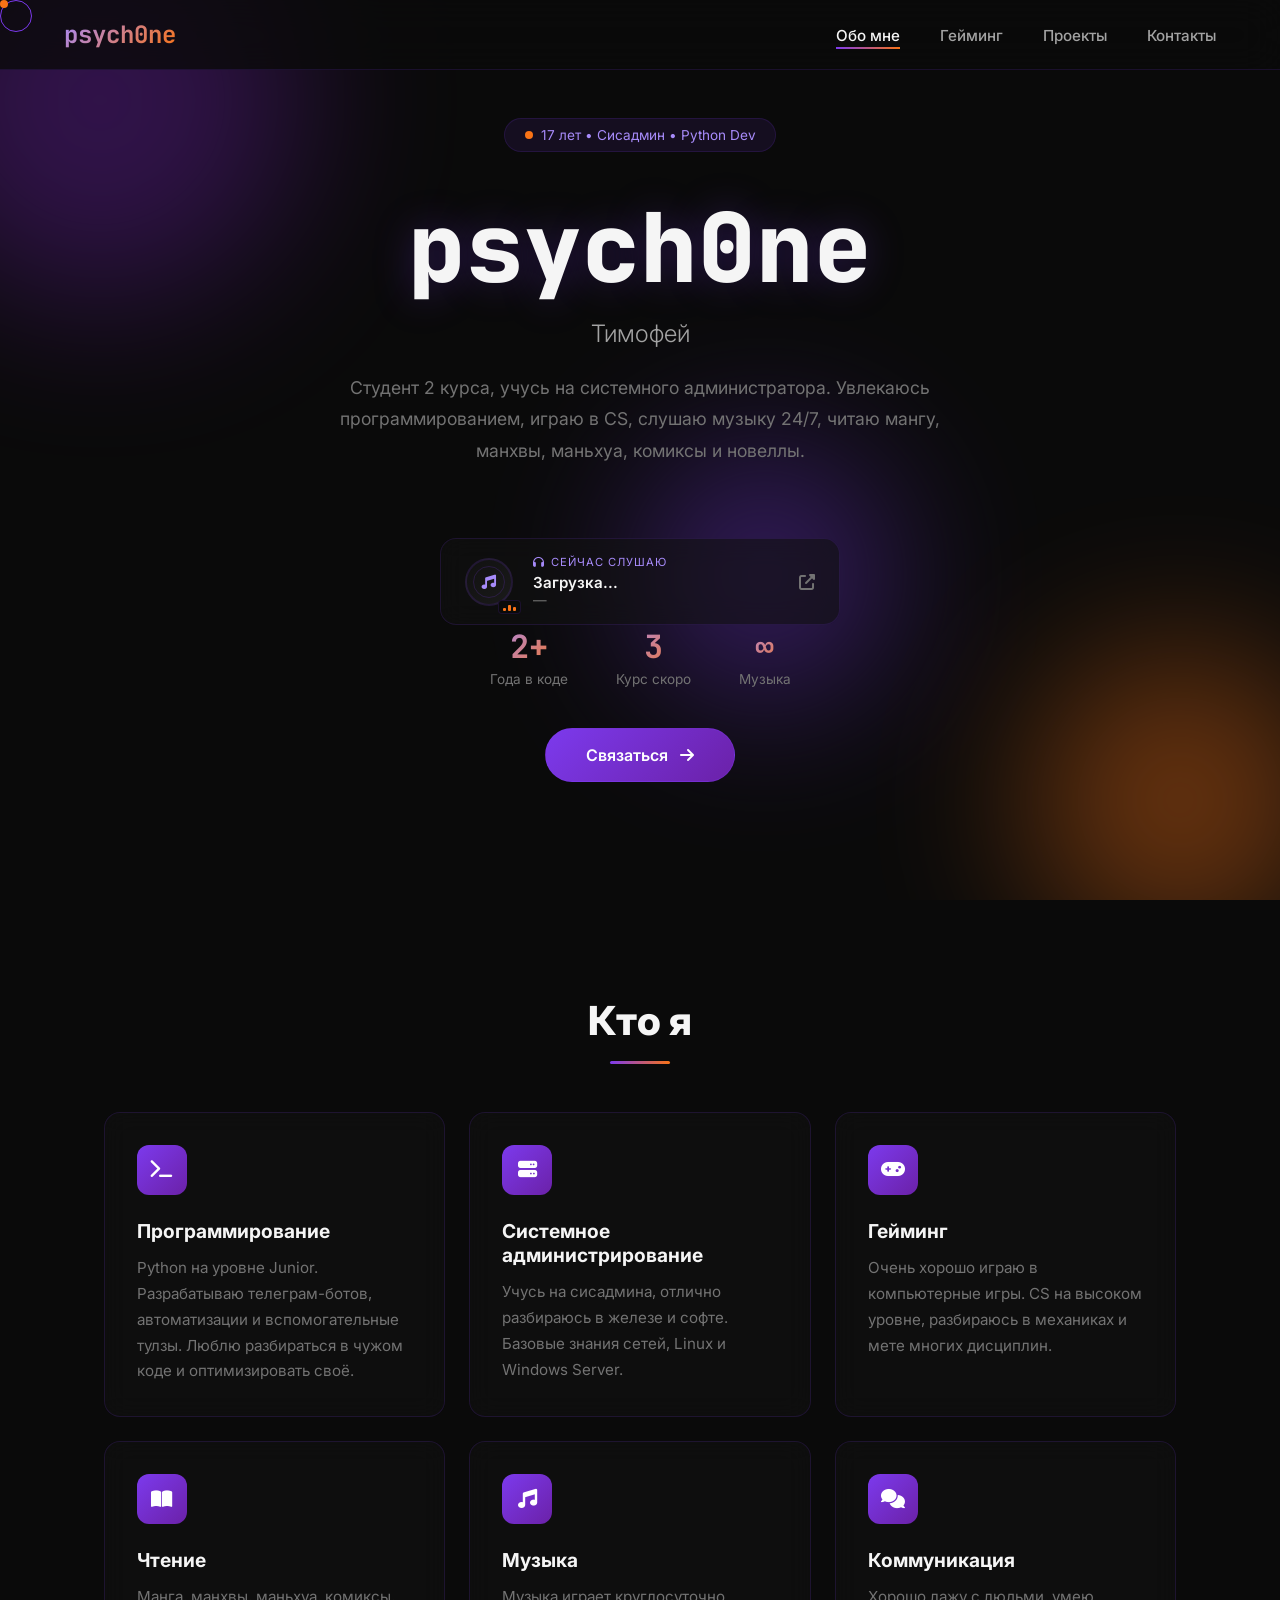
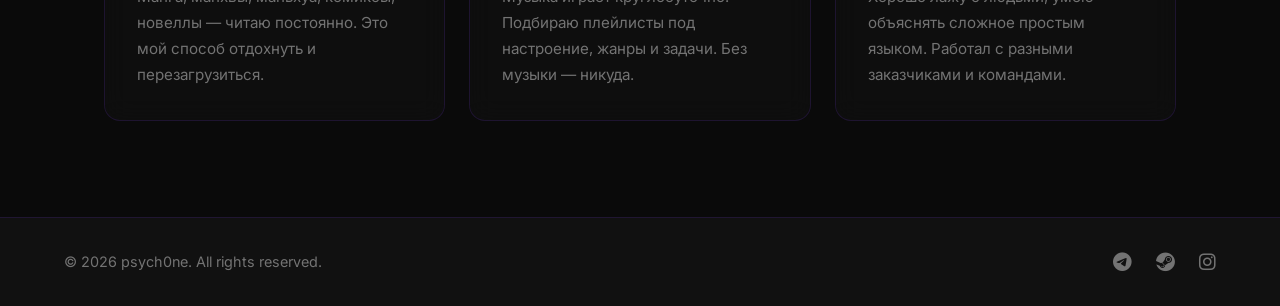
<file: index.html>
<!DOCTYPE html>
<html lang="ru">
<head>
    <meta charset="UTF-8">
    <meta name="viewport" content="width=device-width, initial-scale=1.0">
    <title>psych0ne — Обо мне</title>
    <link rel="stylesheet" href="css/style.css">
    <link rel="stylesheet" href="https://cdnjs.cloudflare.com/ajax/libs/font-awesome/6.5.1/css/all.min.css">
</head>
<body>
    <div class="cursor"></div>
    <div class="cursor-follower"></div>
    
    <nav class="navbar">
        <div class="nav-logo">psych0ne</div>
        <ul class="nav-links">
            <li><a href="index.html" class="active">Обо мне</a></li>
            <li><a href="gaming.html">Гейминг</a></li>
            <li><a href="projects.html">Проекты</a></li>
            <li><a href="contacts.html">Контакты</a></li>
        </ul>
        <div class="hamburger">
            <span></span><span></span><span></span>
        </div>
    </nav>

    <main>
        <section class="hero">
            <div class="hero-bg">
                <div class="orb orb-1"></div>
                <div class="orb orb-2"></div>
                <div class="orb orb-3"></div>
            </div>
            <div class="hero-content">
                <div class="hero-badge">
                    <span class="pulse"></span>
                    <span>17 лет • Сисадмин • Python Dev</span>
                </div>
                <h1 class="glitch" data-text="psych0ne">psych0ne</h1>
                <p class="hero-subtitle">Тимофей</p>
                <p class="hero-desc">
                    Студент 2 курса, учусь на системного администратора. 
                    Увлекаюсь программированием, играю в CS, слушаю музыку 24/7, 
                    читаю мангу, манхвы, маньхуа, комиксы и новеллы.
                </p>

                <!-- Мини-плеер Last.fm -->
                <div class="mini-player glass" id="mini-player">
                    <div class="player-visual">
                        <div class="vinyl-spin">
                            <div class="vinyl-grooves"></div>
                            <i class="fas fa-music"></i>
                        </div>
                        <div class="playing-indicator">
                            <span></span><span></span><span></span>
                        </div>
                    </div>
                    <div class="player-info">
                        <div class="player-label"><i class="fas fa-headphones"></i> Сейчас слушаю</div>
                        <div class="player-track" id="track-name">Загрузка...</div>
                        <div class="player-artist" id="track-artist">—</div>
                    </div>
                    <a href="#" class="player-link" id="track-link" target="_blank"><i class="fas fa-external-link-alt"></i></a>
                </div>

                <div class="hero-stats">
                    <div class="stat">
                        <span class="stat-num">2+</span>
                        <span class="stat-label">Года в коде</span>
                    </div>
                    <div class="stat">
                        <span class="stat-num">3</span>
                        <span class="stat-label">Курс скоро</span>
                    </div>
                    <div class="stat">
                        <span class="stat-num">∞</span>
                        <span class="stat-label">Музыка</span>
                    </div>
                </div>
                <a href="contacts.html" class="btn-primary">
                    <span>Связаться</span>
                    <i class="fas fa-arrow-right"></i>
                </a>
            </div>
        </section>

        <section class="about-section">
            <div class="container">
                <h2 class="section-title">Кто я</h2>
                <div class="about-grid">
                    <div class="about-card glass">
                        <div class="card-icon"><i class="fas fa-terminal"></i></div>
                        <h3>Программирование</h3>
                        <p>Python на уровне Junior. Разрабатываю телеграм-ботов, автоматизации и вспомогательные тулзы. Люблю разбираться в чужом коде и оптимизировать своё.</p>
                    </div>
                    <div class="about-card glass">
                        <div class="card-icon"><i class="fas fa-server"></i></div>
                        <h3>Системное администрирование</h3>
                        <p>Учусь на сисадмина, отлично разбираюсь в железе и софте. Базовые знания сетей, Linux и Windows Server.</p>
                    </div>
                    <div class="about-card glass">
                        <div class="card-icon"><i class="fas fa-gamepad"></i></div>
                        <h3>Гейминг</h3>
                        <p>Очень хорошо играю в компьютерные игры. CS на высоком уровне, разбираюсь в механиках и мете многих дисциплин.</p>
                    </div>
                    <div class="about-card glass">
                        <div class="card-icon"><i class="fas fa-book-open"></i></div>
                        <h3>Чтение</h3>
                        <p>Манга, манхвы, маньхуа, комиксы, новеллы — читаю постоянно. Это мой способ отдохнуть и перезагрузиться.</p>
                    </div>
                    <div class="about-card glass">
                        <div class="card-icon"><i class="fas fa-music"></i></div>
                        <h3>Музыка</h3>
                        <p>Музыка играет круглосуточно. Подбираю плейлисты под настроение, жанры и задачи. Без музыки — никуда.</p>
                    </div>
                    <div class="about-card glass">
                        <div class="card-icon"><i class="fas fa-comments"></i></div>
                        <h3>Коммуникация</h3>
                        <p>Хорошо лажу с людьми, умею объяснять сложное простым языком. Работал с разными заказчиками и командами.</p>
                    </div>
                </div>
            </div>
        </section>
    </main>

    <footer>
        <div class="footer-content">
            <p>© 2026 psych0ne. All rights reserved.</p>
            <div class="footer-links">
                <a href="https://t.me/Dadruuuz" target="_blank"><i class="fab fa-telegram"></i></a>
                <a href="https://steamcommunity.com/id/psych0ne/" target="_blank"><i class="fab fa-steam"></i></a>
                <a href="https://www.instagram.com/psych0ne_" target="_blank"><i class="fab fa-instagram"></i></a>
            </div>
        </div>
    </footer>

    <script src="js/main.js"></script>
</body>
</html>
</file>
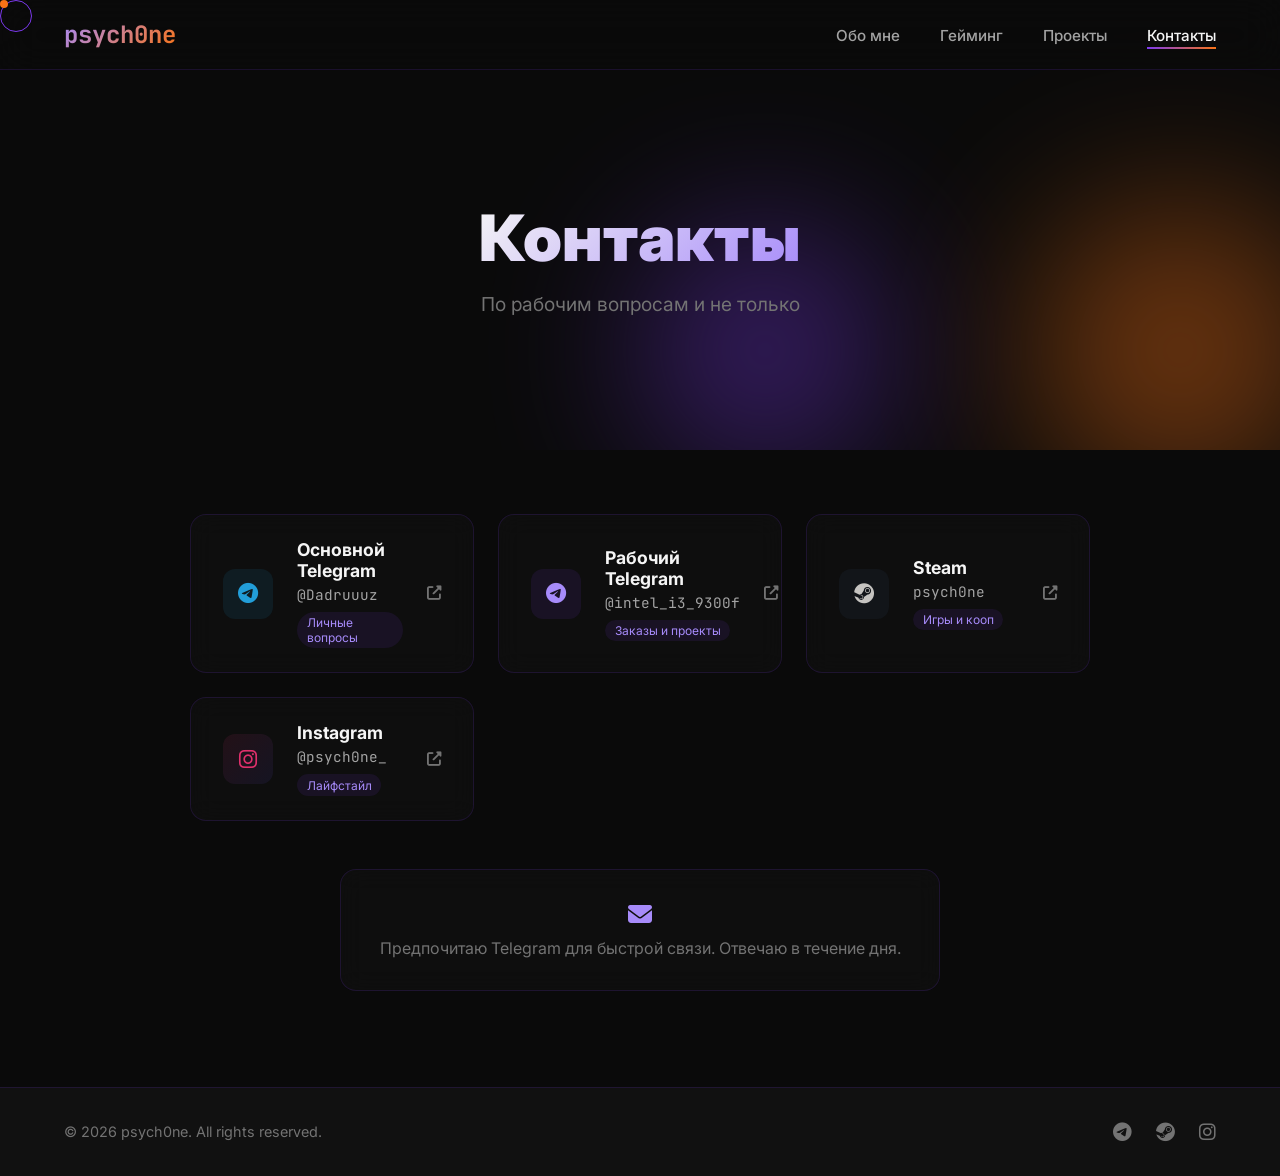
<file: contacts.html>
<!DOCTYPE html>
<html lang="ru">
<head>
    <meta charset="UTF-8">
    <meta name="viewport" content="width=device-width, initial-scale=1.0">
    <title>psych0ne — Контакты</title>
    <link rel="stylesheet" href="css/style.css">
    <link rel="stylesheet" href="https://cdnjs.cloudflare.com/ajax/libs/font-awesome/6.5.1/css/all.min.css">
</head>
<body>
    <div class="cursor"></div>
    <div class="cursor-follower"></div>

    <nav class="navbar">
        <div class="nav-logo">psych0ne</div>
        <ul class="nav-links">
            <li><a href="index.html">Обо мне</a></li>
            <li><a href="gaming.html">Гейминг</a></li>
            <li><a href="projects.html">Проекты</a></li>
            <li><a href="contacts.html" class="active">Контакты</a></li>
        </ul>
        <div class="hamburger">
            <span></span><span></span><span></span>
        </div>
    </nav>

    <main>
        <section class="page-hero">
            <div class="hero-bg">
                <div class="orb orb-2"></div>
                <div class="orb orb-3"></div>
            </div>
            <div class="page-hero-content">
                <h1>Контакты</h1>
                <p>По рабочим вопросам и не только</p>
            </div>
        </section>

        <section class="contacts-section">
            <div class="container">
                <div class="contacts-grid">
                    <a href="https://t.me/Dadruuuz" target="_blank" class="contact-card glass">
                        <div class="contact-icon telegram">
                            <i class="fab fa-telegram"></i>
                        </div>
                        <div class="contact-info">
                            <h3>Основной Telegram</h3>
                            <p>@Dadruuuz</p>
                            <span class="contact-label">Личные вопросы</span>
                        </div>
                        <i class="fas fa-external-link-alt contact-arrow"></i>
                    </a>

                    <a href="https://t.me/intel_i3_9300f" target="_blank" class="contact-card glass">
                        <div class="contact-icon telegram-work">
                            <i class="fab fa-telegram"></i>
                        </div>
                        <div class="contact-info">
                            <h3>Рабочий Telegram</h3>
                            <p>@intel_i3_9300f</p>
                            <span class="contact-label">Заказы и проекты</span>
                        </div>
                        <i class="fas fa-external-link-alt contact-arrow"></i>
                    </a>

                    <a href="https://steamcommunity.com/id/psych0ne/" target="_blank" class="contact-card glass">
                        <div class="contact-icon steam">
                            <i class="fab fa-steam"></i>
                        </div>
                        <div class="contact-info">
                            <h3>Steam</h3>
                            <p>psych0ne</p>
                            <span class="contact-label">Игры и кооп</span>
                        </div>
                        <i class="fas fa-external-link-alt contact-arrow"></i>
                    </a>

                    <a href="https://www.instagram.com/psych0ne_" target="_blank" class="contact-card glass">
                        <div class="contact-icon instagram">
                            <i class="fab fa-instagram"></i>
                        </div>
                        <div class="contact-info">
                            <h3>Instagram</h3>
                            <p>@psych0ne_</p>
                            <span class="contact-label">Лайфстайл</span>
                        </div>
                        <i class="fas fa-external-link-alt contact-arrow"></i>
                    </a>
                </div>

                <div class="contact-footer glass">
                    <i class="fas fa-envelope"></i>
                    <p>Предпочитаю Telegram для быстрой связи. Отвечаю в течение дня.</p>
                </div>
            </div>
        </section>
    </main>

    <footer>
        <div class="footer-content">
            <p>© 2026 psych0ne. All rights reserved.</p>
            <div class="footer-links">
                <a href="https://t.me/Dadruuuz" target="_blank"><i class="fab fa-telegram"></i></a>
                <a href="https://steamcommunity.com/id/psych0ne/" target="_blank"><i class="fab fa-steam"></i></a>
                <a href="https://www.instagram.com/psych0ne_" target="_blank"><i class="fab fa-instagram"></i></a>
            </div>
        </div>
    </footer>

    <script src="js/main.js"></script>
</body>
</html>
</file>
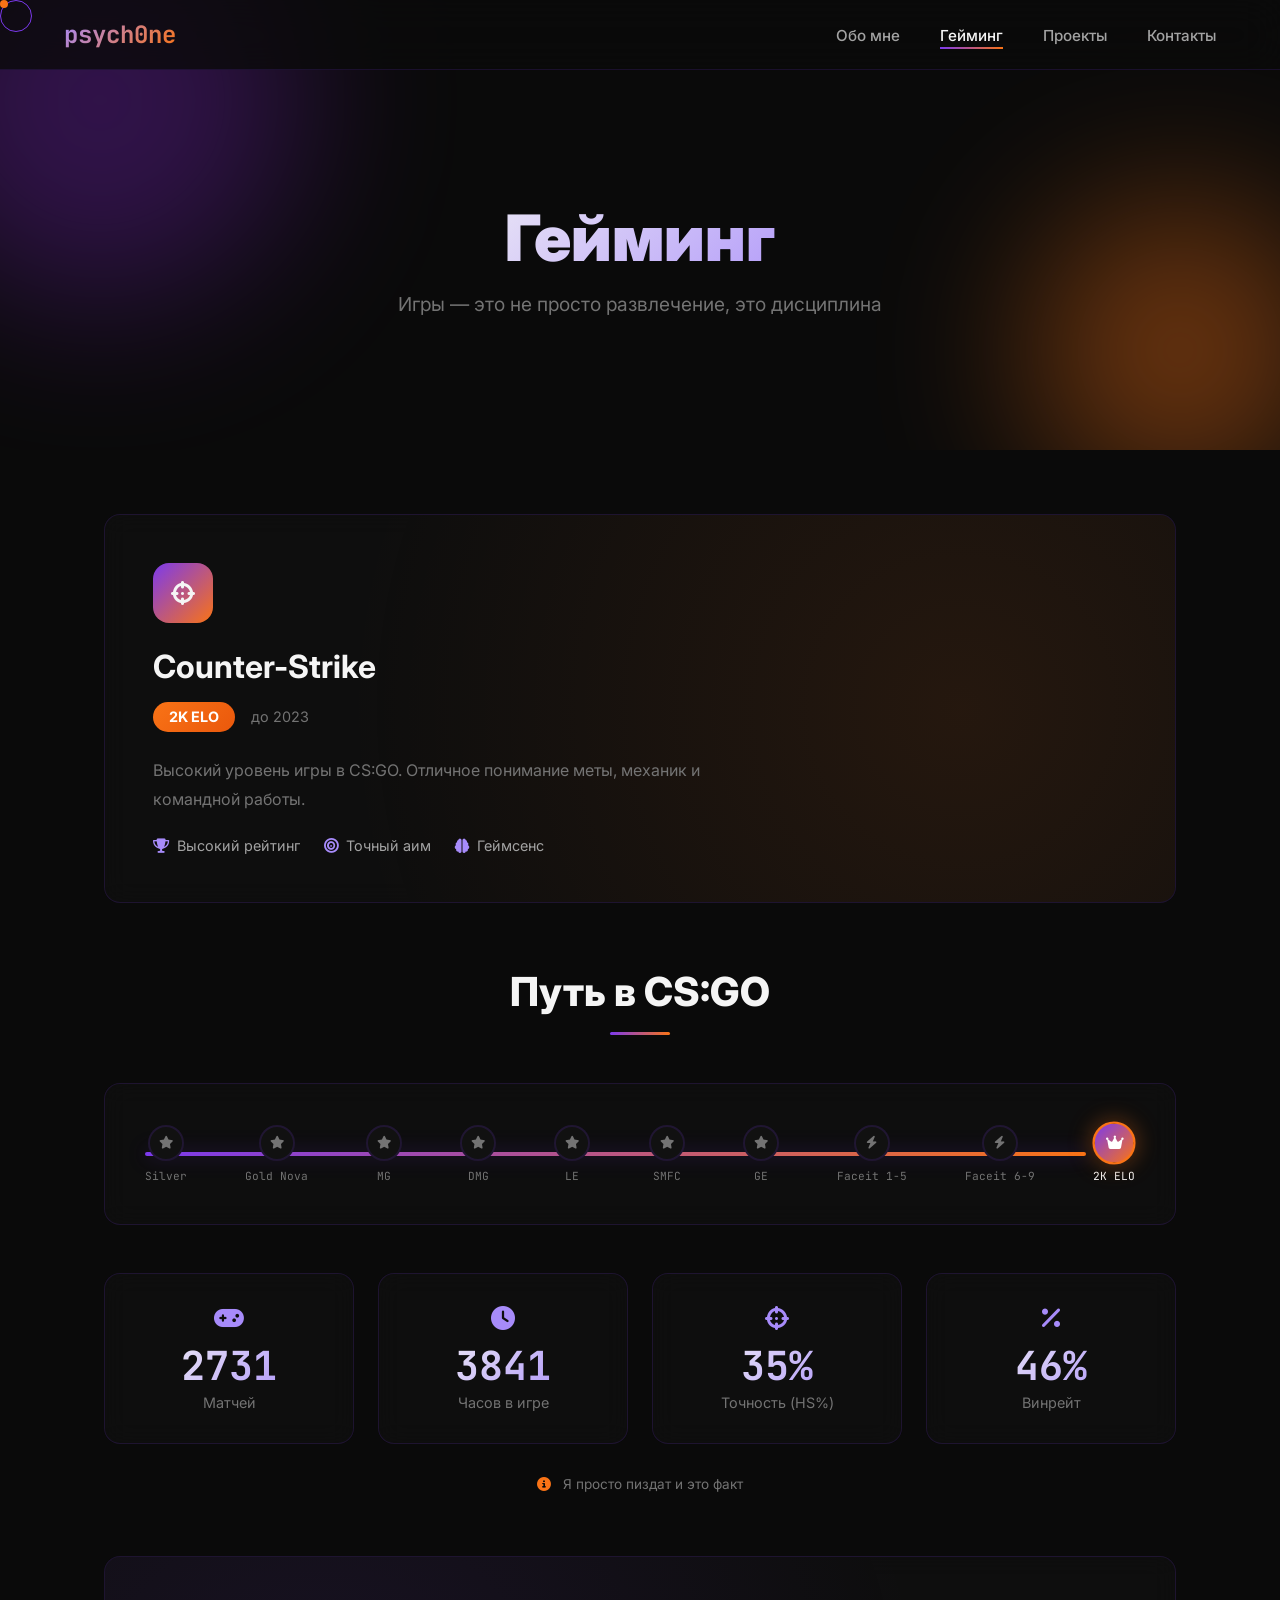
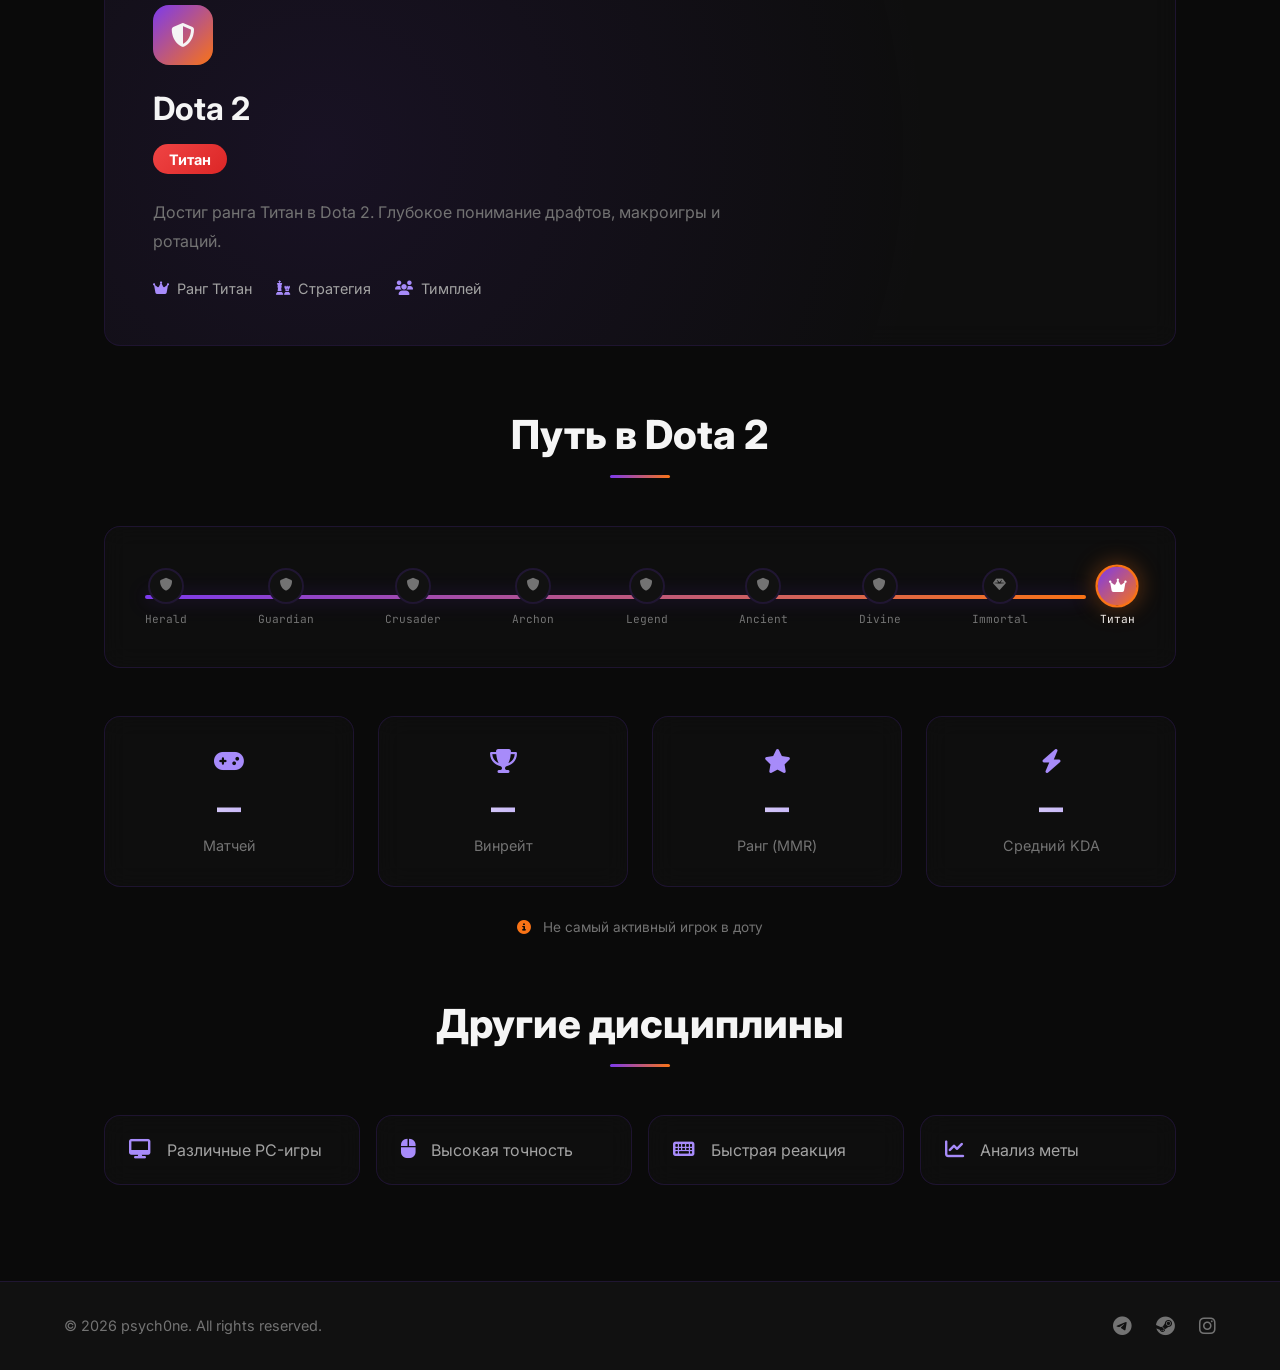
<file: gaming.html>
<!DOCTYPE html>
<html lang="ru">
<head>
    <meta charset="UTF-8">
    <meta name="viewport" content="width=device-width, initial-scale=1.0">
    <title>psych0ne — Гейминг</title>
    <link rel="stylesheet" href="css/style.css">
    <link rel="stylesheet" href="https://cdnjs.cloudflare.com/ajax/libs/font-awesome/6.5.1/css/all.min.css">
</head>
<body>
    <div class="cursor"></div>
    <div class="cursor-follower"></div>

    <nav class="navbar">
        <div class="nav-logo">psych0ne</div>
        <ul class="nav-links">
            <li><a href="index.html">Обо мне</a></li>
            <li><a href="gaming.html" class="active">Гейминг</a></li>
            <li><a href="projects.html">Проекты</a></li>
            <li><a href="contacts.html">Контакты</a></li>
        </ul>
        <div class="hamburger">
            <span></span><span></span><span></span>
        </div>
    </nav>

    <main>
        <section class="page-hero">
            <div class="hero-bg">
                <div class="orb orb-1"></div>
                <div class="orb orb-2"></div>
            </div>
            <div class="page-hero-content">
                <h1>Гейминг</h1>
                <p>Игры — это не просто развлечение, это дисциплина</p>
            </div>
        </section>

        <section class="gaming-section">
            <div class="container">
                <!-- CS -->
                <div class="game-showcase">
                    <div class="game-card large glass">
                        <div class="game-bg cs-bg"></div>
                        <div class="game-content">
                            <div class="game-icon"><i class="fas fa-crosshairs"></i></div>
                            <h2>Counter-Strike</h2>
                            <div class="game-rank">
                                <span class="rank-badge elite">2K ELO</span>
                                <span class="rank-year">до 2023</span>
                            </div>
                            <p>Высокий уровень игры в CS:GO. Отличное понимание меты, механик и командной работы.</p>
                            <div class="game-stats-row">
                                <div class="g-stat"><i class="fas fa-trophy"></i><span>Высокий рейтинг</span></div>
                                <div class="g-stat"><i class="fas fa-bullseye"></i><span>Точный аим</span></div>
                                <div class="g-stat"><i class="fas fa-brain"></i><span>Геймсенс</span></div>
                            </div>
                        </div>
                    </div>
                </div>

                <!-- CS Rank Map -->
                <div class="rank-section">
                    <h2 class="section-title">Путь в CS:GO</h2>
                    <div class="rank-map glass">
                        <div class="rank-track">
                            <div class="rank-progress cs-progress"></div>
                            <div class="rank-nodes">
                                <div class="rank-node" data-label="Silver"><i class="fas fa-star"></i></div>
                                <div class="rank-node" data-label="Gold Nova"><i class="fas fa-star"></i></div>
                                <div class="rank-node" data-label="MG"><i class="fas fa-star"></i></div>
                                <div class="rank-node" data-label="DMG"><i class="fas fa-star"></i></div>
                                <div class="rank-node" data-label="LE"><i class="fas fa-star"></i></div>
                                <div class="rank-node" data-label="SMFC"><i class="fas fa-star"></i></div>
                                <div class="rank-node" data-label="GE"><i class="fas fa-star"></i></div>
                                <div class="rank-node" data-label="Faceit 1-5"><i class="fas fa-bolt"></i></div>
                                <div class="rank-node" data-label="Faceit 6-9"><i class="fas fa-bolt"></i></div>
                                <div class="rank-node active" data-label="2K ELO"><i class="fas fa-crown"></i></div>
                            </div>
                        </div>
                    </div>
                </div>

                <!-- CS Stats -->
                <div class="stats-grid" id="cs-stats">
                    <div class="stat-card glass">
                        <i class="fas fa-gamepad"></i>
                        <div class="stat-value" data-target="3200">0</div>
                        <div class="stat-name">Матчей</div>
                    </div>
                    <div class="stat-card glass">
                        <i class="fas fa-clock"></i>
                        <div class="stat-value" data-target="4500">0</div>
                        <div class="stat-name">Часов в игре</div>
                    </div>
                    <div class="stat-card glass">
                        <i class="fas fa-crosshairs"></i>
                        <div class="stat-value" data-target="42" data-suffix="%">0</div>
                        <div class="stat-name">Точность (HS%)</div>
                    </div>
                    <div class="stat-card glass">
                        <i class="fas fa-percentage"></i>
                        <div class="stat-value" data-target="54" data-suffix="%">0</div>
                        <div class="stat-name">Винрейт</div>
                    </div>
                </div>
                <p class="api-note"><i class="fas fa-info-circle"></i> Я просто пиздат и это факт</p>

                <!-- Dota 2 -->
                <div class="game-showcase" style="margin-top: 4rem;">
                    <div class="game-card large glass">
                        <div class="game-bg dota-bg"></div>
                        <div class="game-content">
                            <div class="game-icon"><i class="fas fa-shield-halved"></i></div>
                            <h2>Dota 2</h2>
                            <div class="game-rank"><span class="rank-badge immortal">Титан</span></div>
                            <p>Достиг ранга Титан в Dota 2. Глубокое понимание драфтов, макроигры и ротаций.</p>
                            <div class="game-stats-row">
                                <div class="g-stat"><i class="fas fa-crown"></i><span>Ранг Титан</span></div>
                                <div class="g-stat"><i class="fas fa-chess"></i><span>Стратегия</span></div>
                                <div class="g-stat"><i class="fas fa-users"></i><span>Тимплей</span></div>
                            </div>
                        </div>
                    </div>
                </div>

                <!-- Dota Rank Map -->
                <div class="rank-section">
                    <h2 class="section-title">Путь в Dota 2</h2>
                    <div class="rank-map glass">
                        <div class="rank-track">
                            <div class="rank-progress dota-progress"></div>
                            <div class="rank-nodes">
                                <div class="rank-node" data-label="Herald"><i class="fas fa-shield"></i></div>
                                <div class="rank-node" data-label="Guardian"><i class="fas fa-shield"></i></div>
                                <div class="rank-node" data-label="Crusader"><i class="fas fa-shield"></i></div>
                                <div class="rank-node" data-label="Archon"><i class="fas fa-shield"></i></div>
                                <div class="rank-node" data-label="Legend"><i class="fas fa-shield"></i></div>
                                <div class="rank-node" data-label="Ancient"><i class="fas fa-shield"></i></div>
                                <div class="rank-node" data-label="Divine"><i class="fas fa-shield"></i></div>
                                <div class="rank-node" data-label="Immortal"><i class="fas fa-gem"></i></div>
                                <div class="rank-node active" data-label="Титан"><i class="fas fa-crown"></i></div>
                            </div>
                        </div>
                    </div>
                </div>

                <!-- Dota Stats -->
                <div class="stats-grid" id="dota-stats">
                    <div class="stat-card glass">
                        <i class="fas fa-gamepad"></i>
                        <div class="stat-value" id="dota-matches">—</div>
                        <div class="stat-name">Матчей</div>
                    </div>
                    <div class="stat-card glass">
                        <i class="fas fa-trophy"></i>
                        <div class="stat-value" id="dota-winrate">—</div>
                        <div class="stat-name">Винрейт</div>
                    </div>
                    <div class="stat-card glass">
                        <i class="fas fa-star"></i>
                        <div class="stat-value" id="dota-rank">—</div>
                        <div class="stat-name">Ранг (MMR)</div>
                    </div>
                    <div class="stat-card glass">
                        <i class="fas fa-bolt"></i>
                        <div class="stat-value" id="dota-kda">—</div>
                        <div class="stat-name">Средний KDA</div>
                    </div>
                </div>
                <p class="api-note"><i class="fas fa-info-circle"></i> Не самый активный игрок в доту</p>

                <div class="other-games" style="margin-top: 4rem;">
                    <h2 class="section-title">Другие дисциплины</h2>
                    <div class="mini-games-grid">
                        <div class="mini-game glass"><i class="fas fa-desktop"></i><span>Различные PC-игры</span></div>
                        <div class="mini-game glass"><i class="fas fa-mouse"></i><span>Высокая точность</span></div>
                        <div class="mini-game glass"><i class="fas fa-keyboard"></i><span>Быстрая реакция</span></div>
                        <div class="mini-game glass"><i class="fas fa-chart-line"></i><span>Анализ меты</span></div>
                    </div>
                </div>
            </div>
        </section>
    </main>

    <footer>
        <div class="footer-content">
            <p>© 2026 psych0ne. All rights reserved.</p>
            <div class="footer-links">
                <a href="https://t.me/Dadruuuz" target="_blank"><i class="fab fa-telegram"></i></a>
                <a href="https://steamcommunity.com/id/psych0ne/" target="_blank"><i class="fab fa-steam"></i></a>
                <a href="https://www.instagram.com/psych0ne_" target="_blank"><i class="fab fa-instagram"></i></a>
            </div>
        </div>
    </footer>

    <script src="js/main.js"></script>
</body>
</html>
</file>
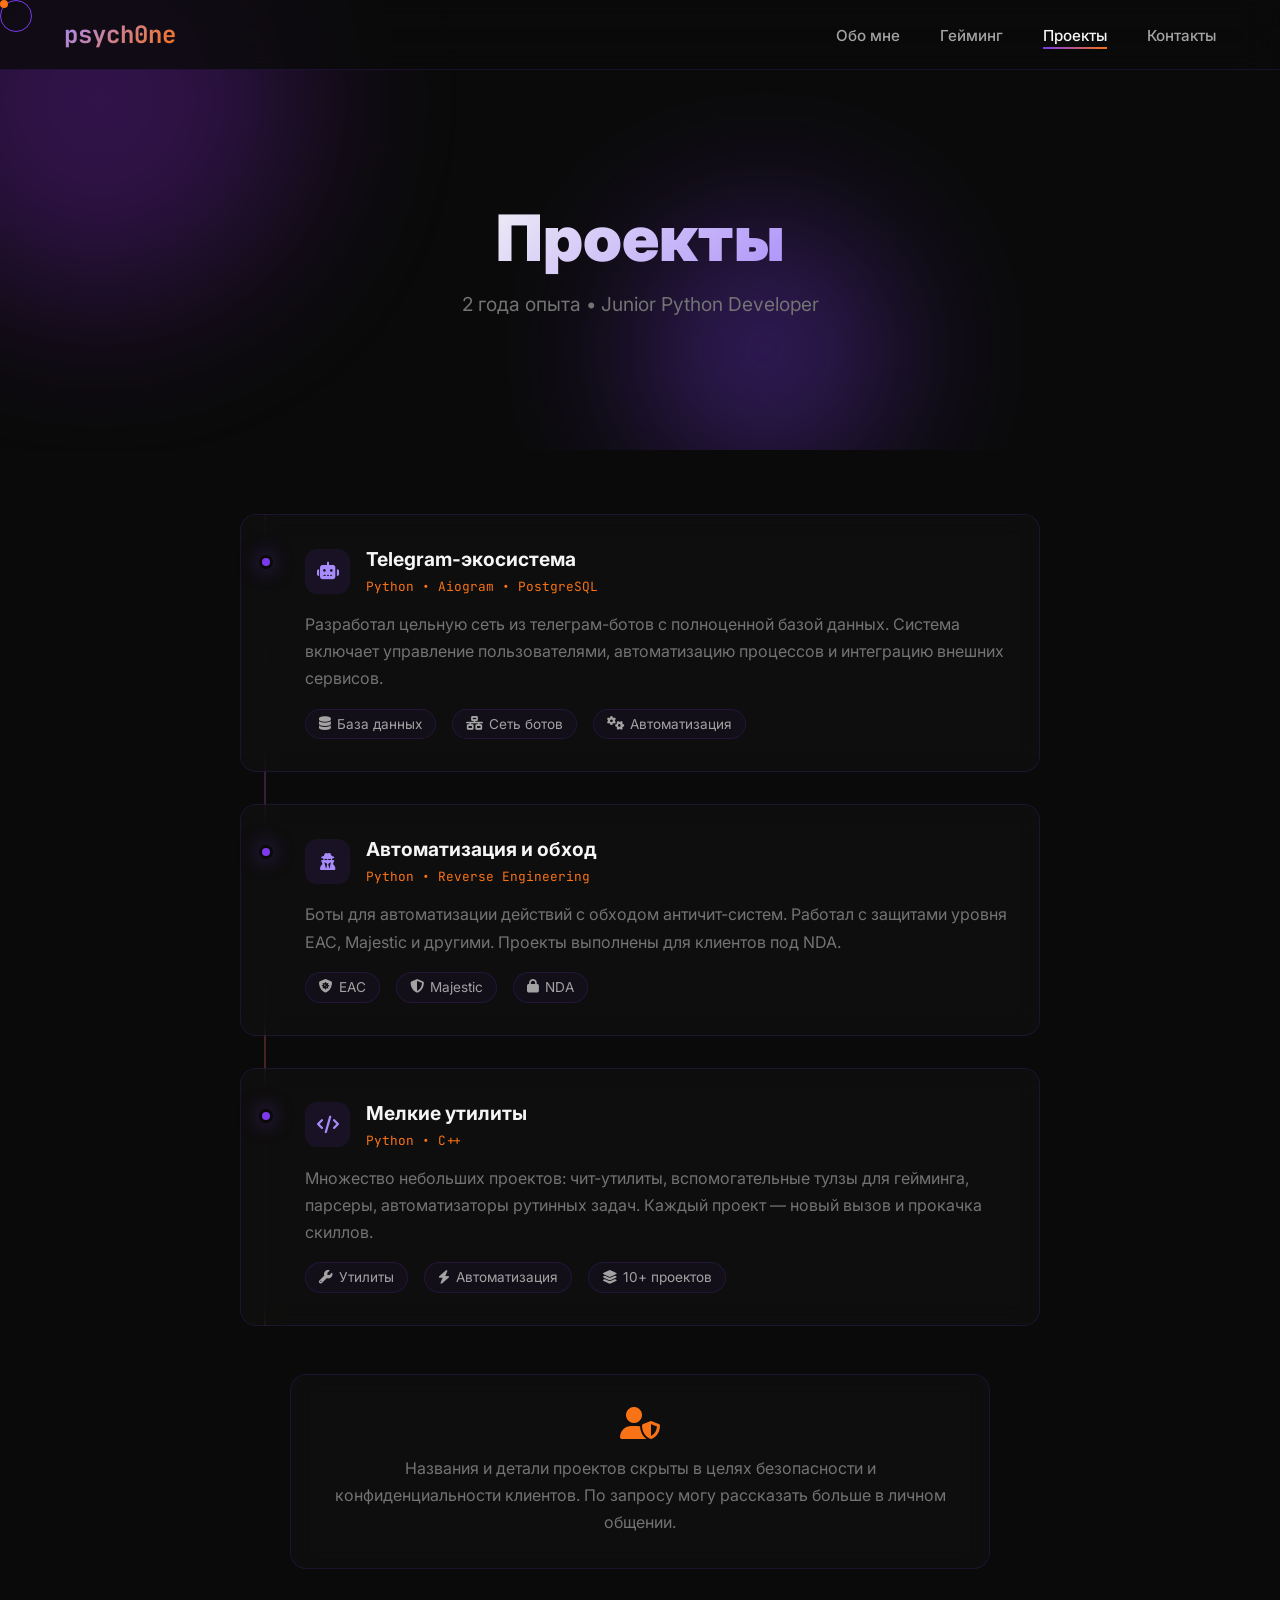
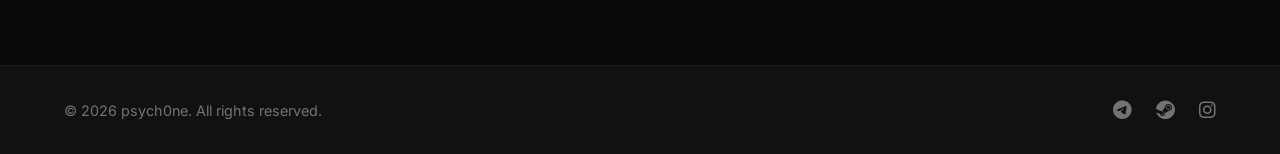
<file: projects.html>
<!DOCTYPE html>
<html lang="ru">
<head>
    <meta charset="UTF-8">
    <meta name="viewport" content="width=device-width, initial-scale=1.0">
    <title>psych0ne — Проекты</title>
    <link rel="stylesheet" href="css/style.css">
    <link rel="stylesheet" href="https://cdnjs.cloudflare.com/ajax/libs/font-awesome/6.5.1/css/all.min.css">
</head>
<body>
    <div class="cursor"></div>
    <div class="cursor-follower"></div>

    <nav class="navbar">
        <div class="nav-logo">psych0ne</div>
        <ul class="nav-links">
            <li><a href="index.html">Обо мне</a></li>
            <li><a href="gaming.html">Гейминг</a></li>
            <li><a href="projects.html" class="active">Проекты</a></li>
            <li><a href="contacts.html">Контакты</a></li>
        </ul>
        <div class="hamburger">
            <span></span><span></span><span></span>
        </div>
    </nav>

    <main>
        <section class="page-hero">
            <div class="hero-bg">
                <div class="orb orb-1"></div>
                <div class="orb orb-3"></div>
            </div>
            <div class="page-hero-content">
                <h1>Проекты</h1>
                <p>2 года опыта • Junior Python Developer</p>
            </div>
        </section>

        <section class="projects-section">
            <div class="container">
                <div class="projects-timeline">
                    <div class="timeline-line"></div>
                    
                    <div class="project-item glass">
                        <div class="project-dot"></div>
                        <div class="project-content">
                            <div class="project-header">
                                <div class="project-icon"><i class="fas fa-robot"></i></div>
                                <div class="project-meta">
                                    <h3>Telegram-экосистема</h3>
                                    <span class="project-tag">Python • Aiogram • PostgreSQL</span>
                                </div>
                            </div>
                            <p>Разработал цельную сеть из телеграм-ботов с полноценной базой данных. Система включает управление пользователями, автоматизацию процессов и интеграцию внешних сервисов.</p>
                            <div class="project-features">
                                <span><i class="fas fa-database"></i> База данных</span>
                                <span><i class="fas fa-network-wired"></i> Сеть ботов</span>
                                <span><i class="fas fa-cogs"></i> Автоматизация</span>
                            </div>
                        </div>
                    </div>

                    <div class="project-item glass">
                        <div class="project-dot"></div>
                        <div class="project-content">
                            <div class="project-header">
                                <div class="project-icon"><i class="fas fa-user-secret"></i></div>
                                <div class="project-meta">
                                    <h3>Автоматизация и обход</h3>
                                    <span class="project-tag">Python • Reverse Engineering</span>
                                </div>
                            </div>
                            <p>Боты для автоматизации действий с обходом античит-систем. Работал с защитами уровня EAC, Majestic и другими. Проекты выполнены для клиентов под NDA.</p>
                            <div class="project-features">
                                <span><i class="fas fa-shield-virus"></i> EAC</span>
                                <span><i class="fas fa-shield-alt"></i> Majestic</span>
                                <span><i class="fas fa-lock"></i> NDA</span>
                            </div>
                        </div>
                    </div>

                    <div class="project-item glass">
                        <div class="project-dot"></div>
                        <div class="project-content">
                            <div class="project-header">
                                <div class="project-icon"><i class="fas fa-code"></i></div>
                                <div class="project-meta">
                                    <h3>Мелкие утилиты</h3>
                                    <span class="project-tag">Python • C++</span>
                                </div>
                            </div>
                            <p>Множество небольших проектов: чит-утилиты, вспомогательные тулзы для гейминга, парсеры, автоматизаторы рутинных задач. Каждый проект — новый вызов и прокачка скиллов.</p>
                            <div class="project-features">
                                <span><i class="fas fa-wrench"></i> Утилиты</span>
                                <span><i class="fas fa-bolt"></i> Автоматизация</span>
                                <span><i class="fas fa-layer-group"></i> 10+ проектов</span>
                            </div>
                        </div>
                    </div>
                </div>

                <div class="nda-notice glass">
                    <i class="fas fa-user-shield"></i>
                    <p>Названия и детали проектов скрыты в целях безопасности и конфиденциальности клиентов. По запросу могу рассказать больше в личном общении.</p>
                </div>
            </div>
        </section>
    </main>

    <footer>
        <div class="footer-content">
            <p>© 2026 psych0ne. All rights reserved.</p>
            <div class="footer-links">
                <a href="https://t.me/Dadruuuz" target="_blank"><i class="fab fa-telegram"></i></a>
                <a href="https://steamcommunity.com/id/psych0ne/" target="_blank"><i class="fab fa-steam"></i></a>
                <a href="https://www.instagram.com/psych0ne_" target="_blank"><i class="fab fa-instagram"></i></a>
            </div>
        </div>
    </footer>

    <script src="js/main.js"></script>
</body>
</html>
</file>
<file: css/style.css>
@import url('https://fonts.googleapis.com/css2?family=Inter:wght@300;400;500;600;700;800;900&family=JetBrains+Mono:wght@400;700&display=swap');

:root {
    --bg-primary: #0a0a0a;
    --bg-secondary: #111111;
    --bg-card: rgba(17, 17, 17, 0.7);
    --purple: #7c3aed;
    --purple-dark: #6b21a8;
    --purple-light: #a78bfa;
    --orange: #f97316;
    --orange-dark: #ea580c;
    --text-primary: #f5f5f5;
    --text-secondary: #a3a3a3;
    --text-muted: #737373;
    --border: rgba(124, 58, 237, 0.15);
    --glass: rgba(17, 17, 17, 0.6);
}

* {
    margin: 0;
    padding: 0;
    box-sizing: border-box;
}

html {
    scroll-behavior: smooth;
}

body {
    font-family: 'Inter', sans-serif;
    background: var(--bg-primary);
    color: var(--text-primary);
    overflow-x: hidden;
    cursor: none;
}

::selection {
    background: var(--purple);
    color: white;
}

/* Custom Cursor */
.cursor {
    width: 8px;
    height: 8px;
    background: var(--orange);
    border-radius: 50%;
    position: fixed;
    pointer-events: none;
    z-index: 9999;
    transition: transform 0.1s;
}

.cursor-follower {
    width: 32px;
    height: 32px;
    border: 1px solid var(--purple);
    border-radius: 50%;
    position: fixed;
    pointer-events: none;
    z-index: 9998;
    transition: transform 0.15s, width 0.2s, height 0.2s;
}

body:hover .cursor,
body:hover .cursor-follower {
    opacity: 1;
}

/* Scrollbar */
::-webkit-scrollbar {
    width: 8px;
}

::-webkit-scrollbar-track {
    background: var(--bg-primary);
}

::-webkit-scrollbar-thumb {
    background: var(--purple-dark);
    border-radius: 4px;
}

::-webkit-scrollbar-thumb:hover {
    background: var(--purple);
}

/* Glass Effect */
.glass {
    background: var(--glass);
    backdrop-filter: blur(12px);
    -webkit-backdrop-filter: blur(12px);
    border: 1px solid var(--border);
    border-radius: 16px;
}

/* Navbar */
.navbar {
    position: fixed;
    top: 0;
    left: 0;
    right: 0;
    z-index: 1000;
    display: flex;
    justify-content: space-between;
    align-items: center;
    padding: 1.2rem 5%;
    background: rgba(10, 10, 10, 0.8);
    backdrop-filter: blur(20px);
    -webkit-backdrop-filter: blur(20px);
    border-bottom: 1px solid var(--border);
}

.nav-logo {
    font-family: 'JetBrains Mono', monospace;
    font-size: 1.5rem;
    font-weight: 700;
    background: linear-gradient(135deg, var(--purple-light), var(--orange));
    -webkit-background-clip: text;
    -webkit-text-fill-color: transparent;
    background-clip: text;
}

.nav-links {
    display: flex;
    list-style: none;
    gap: 2.5rem;
}

.nav-links a {
    text-decoration: none;
    color: var(--text-secondary);
    font-weight: 500;
    font-size: 0.95rem;
    transition: color 0.3s;
    position: relative;
}

.nav-links a::after {
    content: '';
    position: absolute;
    bottom: -4px;
    left: 0;
    width: 0;
    height: 2px;
    background: linear-gradient(90deg, var(--purple), var(--orange));
    transition: width 0.3s;
}

.nav-links a:hover,
.nav-links a.active {
    color: var(--text-primary);
}

.nav-links a:hover::after,
.nav-links a.active::after {
    width: 100%;
}

.hamburger {
    display: none;
    flex-direction: column;
    gap: 5px;
    cursor: pointer;
}

.hamburger span {
    width: 25px;
    height: 2px;
    background: var(--text-primary);
    transition: 0.3s;
}

/* Hero Section */
.hero {
    min-height: 100vh;
    display: flex;
    align-items: center;
    justify-content: center;
    position: relative;
    padding: 0 5%;
    overflow: hidden;
}

.hero-bg {
    position: absolute;
    inset: 0;
    z-index: 0;
}

.orb {
    position: absolute;
    border-radius: 50%;
    filter: blur(80px);
    opacity: 0.4;
    animation: float 8s ease-in-out infinite;
}

.orb-1 {
    width: 400px;
    height: 400px;
    background: var(--purple-dark);
    top: -100px;
    left: -100px;
    animation-delay: 0s;
}

.orb-2 {
    width: 300px;
    height: 300px;
    background: var(--orange);
    bottom: -50px;
    right: -50px;
    animation-delay: -2s;
}

.orb-3 {
    width: 250px;
    height: 250px;
    background: var(--purple);
    top: 50%;
    left: 50%;
    animation-delay: -4s;
}

@keyframes float {
    0%, 100% { transform: translate(0, 0) scale(1); }
    33% { transform: translate(30px, -30px) scale(1.1); }
    66% { transform: translate(-20px, 20px) scale(0.9); }
}

.hero-content {
    position: relative;
    z-index: 1;
    text-align: center;
    max-width: 800px;
}

.hero-badge {
    display: inline-flex;
    align-items: center;
    gap: 0.5rem;
    padding: 0.5rem 1.2rem;
    background: rgba(124, 58, 237, 0.1);
    border: 1px solid var(--border);
    border-radius: 50px;
    font-size: 0.85rem;
    color: var(--purple-light);
    margin-bottom: 2rem;
}

.pulse {
    width: 8px;
    height: 8px;
    background: var(--orange);
    border-radius: 50%;
    animation: pulse 2s infinite;
}

@keyframes pulse {
    0%, 100% { opacity: 1; transform: scale(1); }
    50% { opacity: 0.5; transform: scale(1.2); }
}

.glitch {
    font-family: 'JetBrains Mono', monospace;
    font-size: clamp(3rem, 8vw, 6rem);
    font-weight: 900;
    color: var(--text-primary);
    position: relative;
    text-shadow: 0 0 40px rgba(124, 58, 237, 0.3);
    margin-bottom: 0.5rem;
}

.hero-subtitle {
    font-size: 1.5rem;
    color: var(--text-secondary);
    margin-bottom: 1.5rem;
    font-weight: 300;
}

.hero-desc {
    font-size: 1.1rem;
    color: var(--text-muted);
    line-height: 1.8;
    margin-bottom: 2.5rem;
    max-width: 600px;
    margin-left: auto;
    margin-right: auto;
}

.hero-stats {
    display: flex;
    justify-content: center;
    gap: 3rem;
    margin-bottom: 2.5rem;
}

.stat {
    text-align: center;
}

.stat-num {
    display: block;
    font-family: 'JetBrains Mono', monospace;
    font-size: 2rem;
    font-weight: 700;
    background: linear-gradient(135deg, var(--purple-light), var(--orange));
    -webkit-background-clip: text;
    -webkit-text-fill-color: transparent;
    background-clip: text;
}

.stat-label {
    font-size: 0.85rem;
    color: var(--text-muted);
}

.btn-primary {
    display: inline-flex;
    align-items: center;
    gap: 0.75rem;
    padding: 1rem 2.5rem;
    background: linear-gradient(135deg, var(--purple), var(--purple-dark));
    color: white;
    text-decoration: none;
    border-radius: 50px;
    font-weight: 600;
    transition: all 0.3s;
    border: 1px solid rgba(124, 58, 237, 0.3);
    position: relative;
    overflow: hidden;
}

.btn-primary::before {
    content: '';
    position: absolute;
    inset: 0;
    background: linear-gradient(135deg, var(--orange), var(--orange-dark));
    opacity: 0;
    transition: opacity 0.3s;
}

.btn-primary:hover::before {
    opacity: 1;
}

.btn-primary span,
.btn-primary i {
    position: relative;
    z-index: 1;
}

.btn-primary:hover {
    transform: translateY(-2px);
    box-shadow: 0 10px 40px rgba(124, 58, 237, 0.3);
}

/* Container */
.container {
    max-width: 1200px;
    margin: 0 auto;
    padding: 0 5%;
}

/* Section Title */
.section-title {
    font-size: 2.5rem;
    font-weight: 800;
    text-align: center;
    margin-bottom: 3rem;
    position: relative;
}

.section-title::after {
    content: '';
    display: block;
    width: 60px;
    height: 3px;
    background: linear-gradient(90deg, var(--purple), var(--orange));
    margin: 1rem auto 0;
    border-radius: 2px;
}

/* About Section */
.about-section {
    padding: 6rem 0;
}

.about-grid {
    display: grid;
    grid-template-columns: repeat(auto-fit, minmax(300px, 1fr));
    gap: 1.5rem;
}

.about-card {
    padding: 2rem;
    transition: all 0.3s;
}

.about-card:hover {
    transform: translateY(-5px);
    border-color: rgba(124, 58, 237, 0.3);
    box-shadow: 0 10px 40px rgba(124, 58, 237, 0.1);
}

.card-icon {
    width: 50px;
    height: 50px;
    display: flex;
    align-items: center;
    justify-content: center;
    background: linear-gradient(135deg, var(--purple), var(--purple-dark));
    border-radius: 12px;
    margin-bottom: 1.5rem;
    font-size: 1.2rem;
    color: white;
}

.about-card h3 {
    font-size: 1.2rem;
    margin-bottom: 0.75rem;
    color: var(--text-primary);
}

.about-card p {
    color: var(--text-muted);
    line-height: 1.7;
    font-size: 0.95rem;
}

/* Page Hero */
.page-hero {
    min-height: 50vh;
    display: flex;
    align-items: center;
    justify-content: center;
    position: relative;
    padding: 8rem 5% 4rem;
    overflow: hidden;
}

.page-hero-content {
    position: relative;
    z-index: 1;
    text-align: center;
}

.page-hero-content h1 {
    font-size: clamp(2.5rem, 6vw, 4rem);
    font-weight: 900;
    margin-bottom: 1rem;
    background: linear-gradient(135deg, var(--text-primary), var(--purple-light));
    -webkit-background-clip: text;
    -webkit-text-fill-color: transparent;
    background-clip: text;
}

.page-hero-content p {
    font-size: 1.2rem;
    color: var(--text-muted);
}

/* Gaming Section */
.gaming-section {
    padding: 4rem 0 6rem;
}

.game-showcase {
    display: flex;
    flex-direction: column;
    gap: 2rem;
    margin-bottom: 4rem;
}

.game-card {
    position: relative;
    overflow: hidden;
    padding: 3rem;
    min-height: 350px;
    display: flex;
    align-items: center;
}

.game-bg {
    position: absolute;
    inset: 0;
    opacity: 0.1;
    z-index: 0;
}

.cs-bg {
    background: radial-gradient(circle at 80% 50%, var(--orange), transparent 70%);
}

.dota-bg {
    background: radial-gradient(circle at 20% 50%, var(--purple), transparent 70%);
}

.game-content {
    position: relative;
    z-index: 1;
    max-width: 600px;
}

.game-icon {
    width: 60px;
    height: 60px;
    display: flex;
    align-items: center;
    justify-content: center;
    background: linear-gradient(135deg, var(--purple), var(--orange));
    border-radius: 16px;
    font-size: 1.5rem;
    margin-bottom: 1.5rem;
}

.game-card h2 {
    font-size: 2rem;
    margin-bottom: 1rem;
}

.game-rank {
    display: flex;
    align-items: center;
    gap: 1rem;
    margin-bottom: 1.5rem;
}

.rank-badge {
    padding: 0.4rem 1rem;
    border-radius: 50px;
    font-weight: 700;
    font-size: 0.9rem;
}

.rank-badge.elite {
    background: linear-gradient(135deg, var(--orange), var(--orange-dark));
    color: white;
}

.rank-badge.immortal {
    background: linear-gradient(135deg, #ef4444, #dc2626);
    color: white;
}

.rank-year {
    color: var(--text-muted);
    font-size: 0.9rem;
}

.game-card p {
    color: var(--text-muted);
    line-height: 1.8;
    margin-bottom: 1.5rem;
}

.game-stats-row {
    display: flex;
    gap: 1.5rem;
    flex-wrap: wrap;
}

.g-stat {
    display: flex;
    align-items: center;
    gap: 0.5rem;
    color: var(--text-secondary);
    font-size: 0.9rem;
}

.g-stat i {
    color: var(--purple-light);
}

/* Mini Games */
.mini-games-grid {
    display: grid;
    grid-template-columns: repeat(auto-fit, minmax(200px, 1fr));
    gap: 1rem;
}

.mini-game {
    padding: 1.5rem;
    display: flex;
    align-items: center;
    gap: 1rem;
    color: var(--text-secondary);
    transition: all 0.3s;
}

.mini-game:hover {
    border-color: var(--purple);
    color: var(--text-primary);
}

.mini-game i {
    font-size: 1.2rem;
    color: var(--purple-light);
}

/* Projects Section */
.projects-section {
    padding: 4rem 0 6rem;
}

.projects-timeline {
    position: relative;
    max-width: 800px;
    margin: 0 auto;
}

.timeline-line {
    position: absolute;
    left: 24px;
    top: 0;
    bottom: 0;
    width: 2px;
    background: linear-gradient(180deg, var(--purple), var(--orange));
    opacity: 0.3;
}

.project-item {
    position: relative;
    margin-bottom: 2rem;
    padding: 2rem 2rem 2rem 4rem;
    margin-left: 0;
}

.project-dot {
    position: absolute;
    left: 18px;
    top: 2.5rem;
    width: 14px;
    height: 14px;
    background: var(--purple);
    border-radius: 50%;
    border: 3px solid var(--bg-primary);
    box-shadow: 0 0 20px rgba(124, 58, 237, 0.5);
}

.project-header {
    display: flex;
    align-items: center;
    gap: 1rem;
    margin-bottom: 1rem;
}

.project-icon {
    width: 45px;
    height: 45px;
    display: flex;
    align-items: center;
    justify-content: center;
    background: rgba(124, 58, 237, 0.1);
    border-radius: 12px;
    color: var(--purple-light);
    font-size: 1.1rem;
}

.project-meta h3 {
    font-size: 1.2rem;
    margin-bottom: 0.25rem;
}

.project-tag {
    font-size: 0.8rem;
    color: var(--orange);
    font-family: 'JetBrains Mono', monospace;
}

.project-item p {
    color: var(--text-muted);
    line-height: 1.7;
    margin-bottom: 1rem;
}

.project-features {
    display: flex;
    gap: 1rem;
    flex-wrap: wrap;
}

.project-features span {
    display: flex;
    align-items: center;
    gap: 0.4rem;
    font-size: 0.85rem;
    color: var(--text-secondary);
    padding: 0.4rem 0.8rem;
    background: rgba(124, 58, 237, 0.05);
    border-radius: 50px;
    border: 1px solid var(--border);
}

.nda-notice {
    margin-top: 3rem;
    padding: 2rem;
    text-align: center;
    max-width: 700px;
    margin-left: auto;
    margin-right: auto;
}

.nda-notice i {
    font-size: 2rem;
    color: var(--orange);
    margin-bottom: 1rem;
}

.nda-notice p {
    color: var(--text-muted);
    line-height: 1.7;
}

/* Contacts Section */
.contacts-section {
    padding: 4rem 0 6rem;
}

.contacts-grid {
    display: grid;
    grid-template-columns: repeat(auto-fit, minmax(280px, 1fr));
    gap: 1.5rem;
    max-width: 900px;
    margin: 0 auto;
}

.contact-card {
    display: flex;
    align-items: center;
    gap: 1.5rem;
    padding: 1.5rem 2rem;
    text-decoration: none;
    color: inherit;
    transition: all 0.3s;
}

.contact-card:hover {
    transform: translateX(5px);
    border-color: var(--purple);
}

.contact-icon {
    width: 50px;
    height: 50px;
    display: flex;
    align-items: center;
    justify-content: center;
    border-radius: 12px;
    font-size: 1.3rem;
    flex-shrink: 0;
}

.contact-icon.telegram {
    background: rgba(34, 158, 217, 0.1);
    color: #229ed9;
}

.contact-icon.telegram-work {
    background: rgba(124, 58, 237, 0.1);
    color: var(--purple-light);
}

.contact-icon.steam {
    background: rgba(23, 29, 37, 0.5);
    color: #c5c3c0;
}

.contact-icon.instagram {
    background: linear-gradient(135deg, rgba(225, 48, 108, 0.1), rgba(88, 81, 219, 0.1));
    color: #e1306c;
}

.contact-info h3 {
    font-size: 1.1rem;
    margin-bottom: 0.25rem;
}

.contact-info p {
    color: var(--text-secondary);
    font-family: 'JetBrains Mono', monospace;
    font-size: 0.9rem;
}

.contact-label {
    display: inline-block;
    margin-top: 0.5rem;
    font-size: 0.75rem;
    padding: 0.2rem 0.6rem;
    background: rgba(124, 58, 237, 0.1);
    color: var(--purple-light);
    border-radius: 50px;
}

.contact-arrow {
    margin-left: auto;
    color: var(--text-muted);
    font-size: 0.9rem;
    transition: transform 0.3s;
}

.contact-card:hover .contact-arrow {
    transform: translate(3px, -3px);
    color: var(--purple-light);
}

.contact-footer {
    margin-top: 3rem;
    padding: 2rem;
    text-align: center;
    max-width: 600px;
    margin-left: auto;
    margin-right: auto;
}

.contact-footer i {
    font-size: 1.5rem;
    color: var(--purple-light);
    margin-bottom: 0.75rem;
}

.contact-footer p {
    color: var(--text-muted);
}

/* Footer */
footer {
    border-top: 1px solid var(--border);
    padding: 2rem 5%;
    background: var(--bg-secondary);
}

.footer-content {
    max-width: 1200px;
    margin: 0 auto;
    display: flex;
    justify-content: space-between;
    align-items: center;
    flex-wrap: wrap;
    gap: 1rem;
}

.footer-content p {
    color: var(--text-muted);
    font-size: 0.9rem;
}

.footer-links {
    display: flex;
    gap: 1.5rem;
}

.footer-links a {
    color: var(--text-muted);
    font-size: 1.2rem;
    transition: color 0.3s;
}

.footer-links a:hover {
    color: var(--purple-light);
}

/* Responsive */
@media (max-width: 768px) {
    .nav-links {
        position: fixed;
        top: 70px;
        left: 0;
        right: 0;
        background: var(--bg-secondary);
        flex-direction: column;
        padding: 2rem;
        gap: 1.5rem;
        border-bottom: 1px solid var(--border);
        transform: translateY(-150%);
        transition: transform 0.3s;
    }

    .nav-links.active {
        transform: translateY(0);
    }

    .hamburger {
        display: flex;
    }

    .hero-stats {
        gap: 1.5rem;
    }

    .hero-desc {
        font-size: 1rem;
    }

    .game-card {
        padding: 2rem;
    }

    .project-item {
        padding: 1.5rem 1.5rem 1.5rem 3rem;
    }

    .timeline-line {
        left: 18px;
    }

    .project-dot {
        left: 12px;
    }

    .cursor, .cursor-follower {
        display: none;
    }

    body {
        cursor: auto;
    }

    .footer-content {
        flex-direction: column;
        text-align: center;
    }
}

/* Animations */
@keyframes fadeInUp {
    from {
        opacity: 0;
        transform: translateY(30px);
    }
    to {
        opacity: 1;
        transform: translateY(0);
    }
}

.about-card,
.game-card,
.project-item,
.contact-card {
    animation: fadeInUp 0.6s ease-out forwards;
    opacity: 0;
}

.about-card:nth-child(1) { animation-delay: 0.1s; }
.about-card:nth-child(2) { animation-delay: 0.2s; }
.about-card:nth-child(3) { animation-delay: 0.3s; }
.about-card:nth-child(4) { animation-delay: 0.4s; }
.about-card:nth-child(5) { animation-delay: 0.5s; }
.about-card:nth-child(6) { animation-delay: 0.6s; }

.project-item:nth-child(2) { animation-delay: 0.2s; }
.project-item:nth-child(3) { animation-delay: 0.4s; }
.project-item:nth-child(4) { animation-delay: 0.6s; }

.contact-card:nth-child(1) { animation-delay: 0.1s; }
.contact-card:nth-child(2) { animation-delay: 0.2s; }
.contact-card:nth-child(3) { animation-delay: 0.3s; }
.contact-card:nth-child(4) { animation-delay: 0.4s; }
/* ========== RANK MAP ========== */
.rank-section { margin: 3rem 0; }
.rank-map { padding: 2.5rem; overflow-x: auto; }
.rank-track {
    position: relative;
    height: 60px;
    display: flex;
    align-items: center;
    min-width: 700px;
}
.rank-progress {
    position: absolute;
    left: 0;
    top: 50%;
    transform: translateY(-50%);
    height: 4px;
    background: linear-gradient(90deg, var(--purple), var(--orange));
    border-radius: 2px;
    box-shadow: 0 0 20px rgba(124, 58, 237, 0.4);
}
.cs-progress { width: 95%; animation: fillProgress 2s ease-out forwards; }
.dota-progress { width: 95%; animation: fillProgress 2s ease-out 0.3s forwards; }
@keyframes fillProgress { from { width: 0; } }

.rank-nodes {
    display: flex;
    justify-content: space-between;
    width: 100%;
    position: relative;
    z-index: 1;
}
.rank-node {
    display: flex;
    flex-direction: column;
    align-items: center;
    gap: 0.5rem;
    color: var(--text-muted);
    transition: all 0.3s;
    position: relative;
}
.rank-node i {
    width: 36px;
    height: 36px;
    display: flex;
    align-items: center;
    justify-content: center;
    background: var(--bg-secondary);
    border: 2px solid var(--border);
    border-radius: 50%;
    font-size: 0.8rem;
    transition: all 0.3s;
}
.rank-node.active i {
    background: linear-gradient(135deg, var(--purple), var(--orange));
    border-color: var(--orange);
    color: white;
    box-shadow: 0 0 20px rgba(249, 115, 22, 0.4);
    transform: scale(1.2);
}
.rank-node.active { color: var(--text-primary); }
.rank-node::after {
    content: attr(data-label);
    font-size: 0.7rem;
    white-space: nowrap;
    font-family: 'JetBrains Mono', monospace;
}

/* ========== STATS GRID ========== */
.stats-grid {
    display: grid;
    grid-template-columns: repeat(auto-fit, minmax(200px, 1fr));
    gap: 1.5rem;
    margin: 2rem 0;
}
.stat-card {
    padding: 2rem;
    text-align: center;
    transition: all 0.3s;
}
.stat-card:hover {
    transform: translateY(-5px);
    border-color: var(--purple);
    box-shadow: 0 10px 40px rgba(124, 58, 237, 0.1);
}
.stat-card i {
    font-size: 1.5rem;
    color: var(--purple-light);
    margin-bottom: 1rem;
}
.stat-value {
    font-family: 'JetBrains Mono', monospace;
    font-size: 2.5rem;
    font-weight: 700;
    background: linear-gradient(135deg, var(--text-primary), var(--purple-light));
    -webkit-background-clip: text;
    -webkit-text-fill-color: transparent;
    background-clip: text;
    line-height: 1;
    margin-bottom: 0.5rem;
}
.stat-name {
    font-size: 0.9rem;
    color: var(--text-muted);
}
.api-note {
    text-align: center;
    color: var(--text-muted);
    font-size: 0.85rem;
    margin-bottom: 2rem;
}
.api-note i { color: var(--orange); margin-right: 0.5rem; }

/* ========== MINI PLAYER ========== */
.mini-player {
    display: inline-flex;
    align-items: center;
    gap: 1.25rem;
    padding: 1rem 1.5rem;
    margin-top: 2rem;
    max-width: 400px;
    width: 100%;
    transition: all 0.3s;
}
.mini-player:hover { border-color: var(--purple); }
.player-visual {
    position: relative;
    width: 48px;
    height: 48px;
    flex-shrink: 0;
}
.vinyl-spin {
    width: 48px;
    height: 48px;
    border-radius: 50%;
    background: linear-gradient(135deg, var(--bg-secondary), #1a1a1a);
    border: 2px solid var(--border);
    display: flex;
    align-items: center;
    justify-content: center;
    position: relative;
    animation: spin 4s linear infinite;
}
@keyframes spin { from { transform: rotate(0deg); } to { transform: rotate(360deg); } }
.vinyl-grooves {
    position: absolute;
    inset: 6px;
    border-radius: 50%;
    border: 1px solid rgba(124, 58, 237, 0.2);
}
.vinyl-spin i { font-size: 0.9rem; color: var(--purple-light); }
.playing-indicator {
    position: absolute;
    bottom: -8px;
    right: -8px;
    display: flex;
    gap: 2px;
    align-items: flex-end;
    height: 14px;
    background: var(--bg-primary);
    padding: 2px 4px;
    border-radius: 4px;
    border: 1px solid var(--border);
}
.playing-indicator span {
    width: 3px;
    background: var(--orange);
    border-radius: 1px;
    animation: soundbar 1s ease-in-out infinite;
}
.playing-indicator span:nth-child(1) { height: 40%; animation-delay: 0s; }
.playing-indicator span:nth-child(2) { height: 70%; animation-delay: 0.2s; }
.playing-indicator span:nth-child(3) { height: 50%; animation-delay: 0.4s; }
@keyframes soundbar {
    0%, 100% { transform: scaleY(1); }
    50% { transform: scaleY(1.8); }
}
.player-info { flex: 1; min-width: 0; text-align: left; }
.player-label {
    font-size: 0.7rem;
    color: var(--purple-light);
    text-transform: uppercase;
    letter-spacing: 1px;
    margin-bottom: 0.25rem;
    display: flex;
    align-items: center;
    gap: 0.4rem;
}
.player-track {
    font-weight: 600;
    font-size: 0.95rem;
    white-space: nowrap;
    overflow: hidden;
    text-overflow: ellipsis;
    color: var(--text-primary);
}
.player-artist {
    font-size: 0.85rem;
    color: var(--text-muted);
    white-space: nowrap;
    overflow: hidden;
    text-overflow: ellipsis;
}
.player-link {
    color: var(--text-muted);
    transition: color 0.3s;
    flex-shrink: 0;
}
.player-link:hover { color: var(--purple-light); }

/* ========== RESPONSIVE ========== */
@media (max-width: 768px) {
    .rank-map { padding: 1.5rem; }
    .stats-grid { grid-template-columns: repeat(2, 1fr); gap: 1rem; }
    .stat-value { font-size: 1.8rem; }
    .mini-player { max-width: 100%; }
}
</file>
